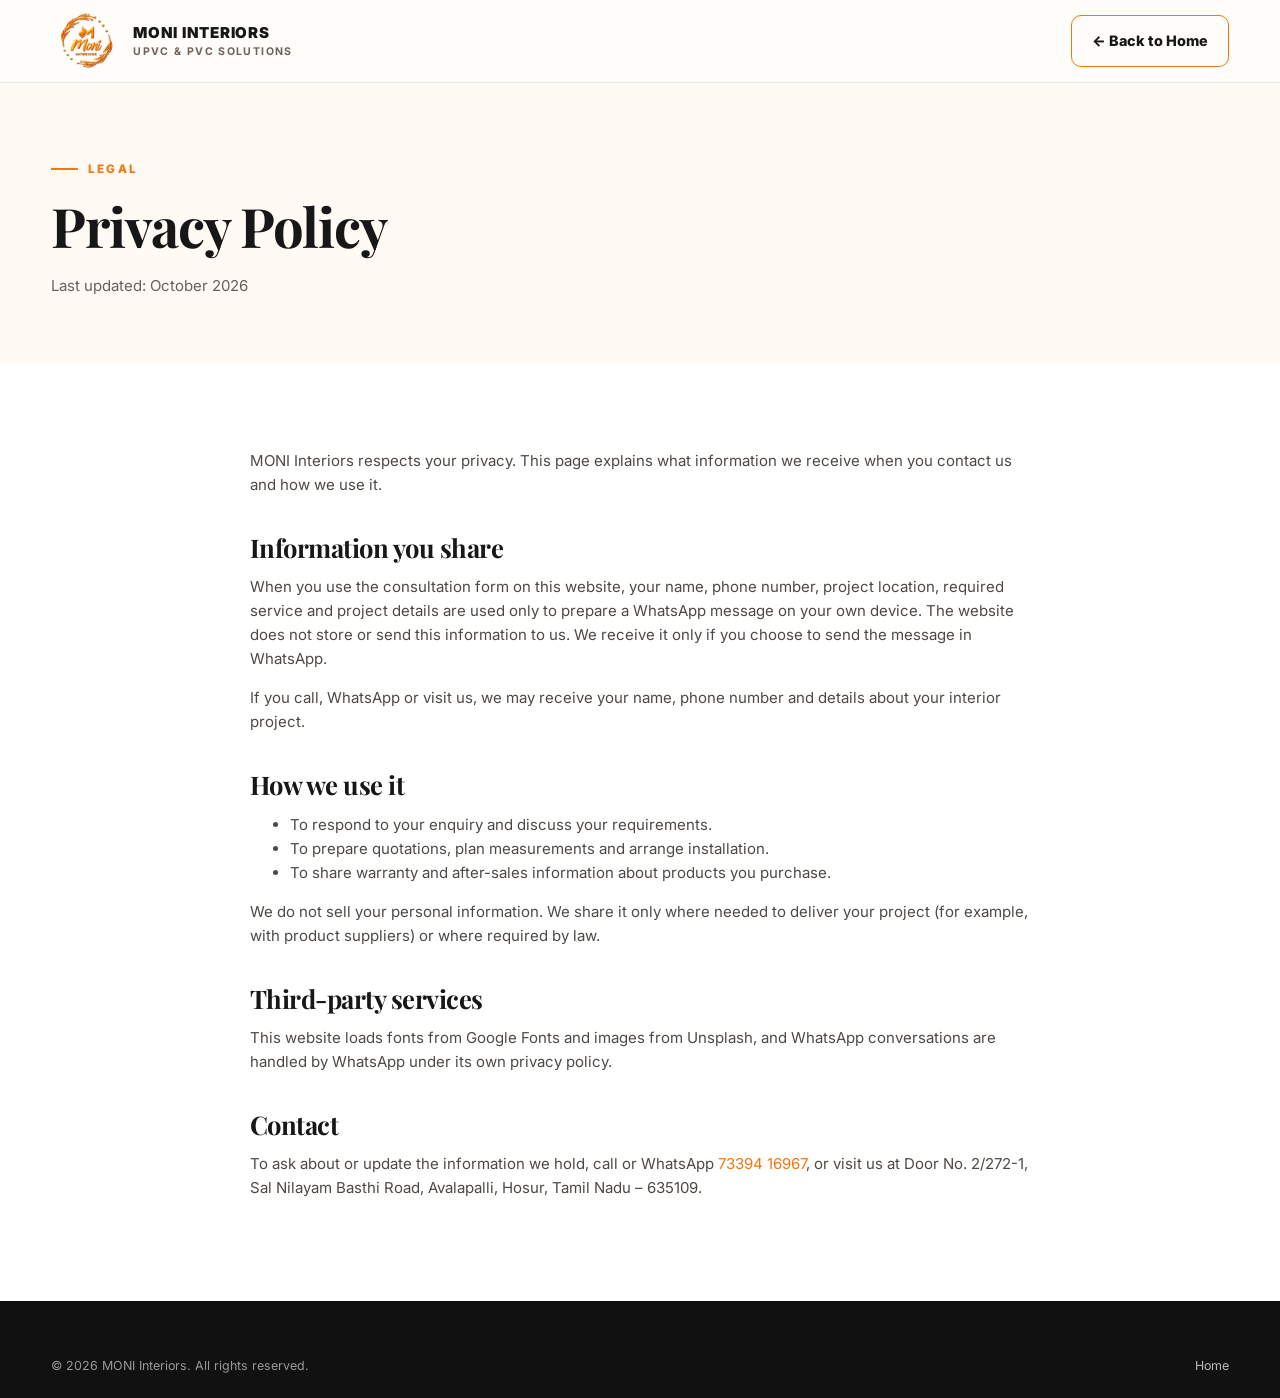
<file: privacy.html>
<!DOCTYPE html>
<html lang="en">
<head>
<meta charset="UTF-8">
<meta name="viewport" content="width=device-width, initial-scale=1.0">
<title>Privacy Policy | MONI Interiors</title>
<meta name="description" content="How MONI Interiors handles the details you share when you enquire through our website, phone or WhatsApp.">
<meta name="theme-color" content="#171717">
<link rel="canonical" href="https://moniinterior.vercel.app/privacy">
<link rel="icon" type="image/png" href="assets/img/moni-interiors-logo-180.png">
<link rel="preconnect" href="https://fonts.googleapis.com">
<link rel="preconnect" href="https://fonts.gstatic.com" crossorigin>
<link href="https://fonts.googleapis.com/css2?family=Inter:wght@400;600;700;800;900&family=Playfair+Display:wght@600;700&display=swap" rel="stylesheet">
<link rel="stylesheet" href="assets/css/styles.css">
</head>
<body>
<header class="nav"><div class="container nav-inner">
  <a class="brand" href="index.html" aria-label="MONI Interiors home"><img src="assets/img/moni-interiors-logo-180.png" width="72" height="72" alt="MONI Interiors logo"><span class="brand-text">MONI INTERIORS<small>UPVC &amp; PVC SOLUTIONS</small></span></a>
  <a class="btn btn-outline" href="index.html">← Back to Home</a>
</div></header>
<main>
  <section class="page-hero"><div class="container"><span class="eyebrow">Legal</span><h1 style="font-size:clamp(2.2rem,5vw,3.4rem)">Privacy Policy</h1><p class="muted">Last updated: October 2026</p></div></section>
  <section class="section"><div class="container prose">
    <p>MONI Interiors respects your privacy. This page explains what information we receive when you contact us and how we use it.</p>
    <h2>Information you share</h2>
    <p>When you use the consultation form on this website, your name, phone number, project location, required service and project details are used only to prepare a WhatsApp message on your own device. The website does not store or send this information to us. We receive it only if you choose to send the message in WhatsApp.</p>
    <p>If you call, WhatsApp or visit us, we may receive your name, phone number and details about your interior project.</p>
    <h2>How we use it</h2>
    <ul>
      <li>To respond to your enquiry and discuss your requirements.</li>
      <li>To prepare quotations, plan measurements and arrange installation.</li>
      <li>To share warranty and after-sales information about products you purchase.</li>
    </ul>
    <p>We do not sell your personal information. We share it only where needed to deliver your project (for example, with product suppliers) or where required by law.</p>
    <h2>Third-party services</h2>
    <p>This website loads fonts from Google Fonts and images from Unsplash, and WhatsApp conversations are handled by WhatsApp under its own privacy policy.</p>
    <h2>Contact</h2>
    <p>To ask about or update the information we hold, call or WhatsApp <a class="orange" href="tel:+917339416967">73394 16967</a>, or visit us at Door No. 2/272-1, Sal Nilayam Basthi Road, Avalapalli, Hosur, Tamil Nadu – 635109.</p>
  </div></section>
</main>
<footer class="footer"><div class="container"><div class="footer-bottom" style="margin-top:0;border-top:0;padding-top:0"><span>© <span id="year">2026</span> MONI Interiors. All rights reserved.</span><span><a href="index.html">Home</a></span></div></div></footer>
<script src="assets/js/main.js"></script>
</body>
</html>
</file>
<file: assets/css/styles.css>
/* MONI Interiors — site styles (built from the approved single-page design) */
:root{--orange:#f47712;--orange2:#ff9d19;--gold:#ffc94a;--ink:#171717;--muted:#66615d;--cream:#fffaf3;--white:#fff;--line:#eee4d7;--radius:18px;--shadow:0 14px 40px #2a170f12;--serif:"Playfair Display",Georgia,"Times New Roman",serif;--sans:Inter,ui-sans-serif,system-ui,-apple-system,BlinkMacSystemFont,"Segoe UI",sans-serif}
*{box-sizing:border-box}
html{scroll-behavior:smooth;scroll-padding-top:90px}
body{margin:0;font-family:var(--sans);color:var(--ink);background:#fff;font-size:15px;line-height:1.6;-webkit-font-smoothing:antialiased}
a{color:inherit;text-decoration:none}
img{max-width:100%;display:block}
button,input,select,textarea{font:inherit}
:focus-visible{outline:3px solid var(--orange);outline-offset:3px;border-radius:6px}
.skip-link{position:absolute;left:12px;top:-60px;z-index:100;background:var(--ink);color:#fff;padding:10px 16px;border-radius:8px;font-weight:700}
.skip-link:focus{top:12px}
.container{width:min(1200px,92%);margin:auto}
.icon{width:1.1em;height:1.1em;flex:none;fill:none;stroke:currentColor;stroke-width:2;stroke-linecap:round;stroke-linejoin:round}
.icon-fill{fill:currentColor;stroke:none}

/* Type */
.eyebrow{display:inline-flex;align-items:center;gap:10px;text-transform:uppercase;letter-spacing:.18em;font-size:.73rem;font-weight:800;color:var(--orange)}
.eyebrow:before{content:"";height:2px;width:27px;background:var(--orange)}
h1,h2,h3,p{margin-top:0}
h1,h2,.serif{font-family:var(--serif);letter-spacing:-.02em;font-weight:700}
h1{font-size:clamp(2.6rem,5.2vw,5rem);line-height:1.02;margin:20px 0}
h2{font-size:clamp(2rem,3.8vw,3.2rem);line-height:1.1;margin:13px 0 14px}
h3{line-height:1.25}
.orange{color:var(--orange)}
.muted{color:var(--muted)}
.section{padding:86px 0}
.section-head{max-width:720px;margin:0 auto 38px;text-align:center}
.section-head .eyebrow:before{display:none}
.section-head p{color:var(--muted);margin-bottom:0}

/* Top bar + nav */
.topbar{background:#0f0f0f;color:#eee;font-size:.78rem;padding:8px 0}
.topbar .container{display:flex;justify-content:space-between;gap:15px;flex-wrap:wrap}
.topbar a{color:#ffc45b}
.nav{position:sticky;top:0;z-index:20;background:#fffdf9f2;backdrop-filter:blur(16px);-webkit-backdrop-filter:blur(16px);border-bottom:1px solid #eee7df;transition:box-shadow .25s}
.nav.scrolled{box-shadow:0 8px 30px #2a170f14}
.nav-inner{display:flex;align-items:center;justify-content:space-between;min-height:82px;gap:25px}
.brand{display:flex;align-items:center;gap:10px;min-width:190px}
.brand img{width:72px;height:72px;object-fit:contain}
.brand-text{font-size:.94rem;font-weight:900;letter-spacing:.05em;line-height:1.15}
.brand-text small{display:block;color:#6e6258;font-size:.66rem;font-weight:700;letter-spacing:.13em;margin-top:5px}
.navlinks{display:flex;align-items:center;gap:25px;font-size:.88rem;font-weight:650}
.navlinks a{position:relative;transition:color .2s}
.navlinks a:hover,.navlinks a.active{color:var(--orange)}
.navlinks a.active:after{content:"";position:absolute;left:0;right:0;bottom:-6px;height:2px;background:var(--orange);border-radius:2px}
.menu-btn{display:none;background:none;border:0;padding:6px;color:var(--ink);cursor:pointer}
.menu-btn .icon{width:28px;height:28px}

/* Buttons */
.btn{display:inline-flex;align-items:center;justify-content:center;gap:9px;padding:13px 20px;border-radius:10px;border:1px solid transparent;font-weight:800;font-size:.9rem;cursor:pointer;transition:transform .2s,box-shadow .2s,background .2s}
.btn:hover{transform:translateY(-2px);box-shadow:0 10px 25px #f4771230}
.btn-primary{background:linear-gradient(135deg,var(--orange),#ff8a00);color:#fff}
.btn-outline{border-color:var(--orange);color:var(--ink);background:transparent}
.btn-white{background:#fff;color:var(--orange)}
.text-link{font-size:.85rem;font-weight:800;color:var(--orange);display:inline-flex;align-items:center;gap:7px}
.text-link .icon,.btn .icon-arrow{transition:transform .2s}
.text-link:hover .icon,.btn:hover .icon-arrow{transform:translateX(3px)}

/* Hero */
.hero{position:relative;overflow:hidden;background:linear-gradient(100deg,#fffaf3 0%,#fffaf3 42%,#f4e4ce 100%);min-height:580px;display:flex;align-items:center}
.hero:before{content:"";position:absolute;inset:0;background:radial-gradient(circle at 5% 95%,#ffce7630,transparent 25%),linear-gradient(90deg,#fffaf3 0%,#fffaf3f2 36%,#fffaf330 61%,transparent 100%);z-index:1;pointer-events:none}
.hero-image{position:absolute;right:0;top:0;width:63%;height:100%;object-fit:cover;object-position:center}
.hero .container{position:relative;z-index:2;padding-top:70px;padding-bottom:70px}
.hero-copy{max-width:610px}
.hero h1 span{color:var(--orange)}
.hero-copy>p{font-size:1.08rem;color:#4e4944;max-width:540px}
.hero-points{display:flex;gap:10px 18px;flex-wrap:wrap;margin:25px 0 30px;font-size:.82rem;font-weight:700}
.hero-points span{display:flex;align-items:center;gap:7px}
.hero-points .icon{color:var(--orange)}
.hero-actions{display:flex;gap:12px;flex-wrap:wrap}

/* Stats */
.stats{background:#171717;color:#fff}
.stats-grid{display:grid;grid-template-columns:repeat(4,1fr);padding:22px 0}
.stat{display:flex;align-items:center;justify-content:center;gap:15px;padding:5px 20px;border-right:1px solid #ffffff2a}
.stat:last-child{border:0}
.stat .icon{width:30px;height:30px;color:var(--orange2);stroke-width:1.6}
.stat strong{display:block;color:#ffae32;font-size:1.35rem;line-height:1.2;font-variant-numeric:tabular-nums}
.stat small{display:block;color:#f3efeb;font-size:.95rem;font-weight:700;margin-top:2px}

/* Services */
.service-grid{display:grid;grid-template-columns:repeat(4,1fr);gap:18px}
.service-card{border:1px solid #eee7df;border-radius:var(--radius);overflow:hidden;background:#fff;box-shadow:var(--shadow);transition:transform .25s,box-shadow .25s}
.service-card:hover{transform:translateY(-6px);box-shadow:0 20px 45px #26170e18}
.service-card img{width:100%;height:190px;object-fit:cover}
.service-content{padding:19px}
.service-content h3{font-size:1.04rem;margin:0 0 8px}
.service-content p{font-size:.88rem;color:var(--muted);margin:0 0 15px}

/* Why */
.why{background:var(--cream)}
.why-grid{display:grid;grid-template-columns:1fr 1fr;gap:55px;align-items:center}
.why-photo{position:relative}
.why-photo img{width:100%;height:540px;object-fit:cover;border-radius:22px}
.floating-card{position:absolute;bottom:22px;right:-18px;background:#fff;padding:22px;border-radius:16px;box-shadow:var(--shadow);max-width:220px}
.floating-card strong{display:block;font-size:1.6rem;color:var(--orange)}
.floating-card p{margin:8px 0 0;font-size:.82rem}
.benefit-grid{display:grid;grid-template-columns:1fr 1fr;gap:22px;margin-top:28px}
.benefit{display:flex;gap:13px}
.benefit-icon{flex:0 0 43px;height:43px;border-radius:12px;background:#fff0db;color:var(--orange);display:grid;place-items:center}
.benefit-icon .icon{width:22px;height:22px}
.benefit h3{font-size:1rem;margin:0 0 5px}
.benefit p{font-size:.86rem;color:var(--muted);margin:0}

/* Projects */
.projects{background:#171717;color:#fff}
.projects .section-head p{color:#c8c1b8}
.projects h2 .accent{color:#ff9b24}
.project-grid{display:grid;grid-template-columns:1.2fr 1fr 1fr;gap:16px}
.project{position:relative;overflow:hidden;border-radius:16px;min-height:260px;background:#333}
.project:first-child{grid-row:span 2}
.project img{width:100%;height:100%;min-height:260px;object-fit:cover;transition:transform .5s}
.project:hover img{transform:scale(1.05)}
.project:after{content:"";position:absolute;inset:40% 0 0;background:linear-gradient(transparent,#000c)}
.project-label{position:absolute;z-index:1;bottom:20px;left:20px;right:20px}
.project-label small{color:#ffc66d;text-transform:uppercase;letter-spacing:.12em;font-weight:800}
.project-label h3{margin:5px 0 0;font-size:1.25rem}
.project-note{font-size:.78rem;color:#c6bfb6;margin-top:22px}

/* Process */
.process-grid{display:grid;grid-template-columns:repeat(4,1fr);gap:22px}
.step{padding:25px;border:1px solid var(--line);border-radius:16px;position:relative;transition:border-color .25s,box-shadow .25s}
.step:hover{border-color:#ffd9a6;box-shadow:var(--shadow)}
.step-num{font-family:var(--serif);font-size:2.5rem;color:#ffc98a;line-height:1}
.step h3{margin:17px 0 8px;font-size:1.05rem}
.step p{font-size:.88rem;color:var(--muted);margin:0}

/* Regions */
.regions{background:#fff8ef}
.region-grid{display:grid;grid-template-columns:repeat(4,1fr);gap:16px}
.region{background:#fff;border:1px solid #f0e4d6;padding:24px;border-radius:16px}
.region .icon{width:28px;height:28px;color:var(--orange)}
.region h3{margin:12px 0 6px}
.region p{font-size:.86rem;color:var(--muted);margin:0}

/* FAQ */
.faq-grid{max-width:850px;margin:auto}
.faq-item{border-bottom:1px solid var(--line);padding:20px 0}
.faq-item summary{font-weight:800;cursor:pointer;list-style:none;display:flex;justify-content:space-between;gap:15px}
.faq-item summary::-webkit-details-marker{display:none}
.faq-item summary:after{content:"+";font-size:1.3rem;line-height:1;color:var(--orange)}
.faq-item[open] summary:after{content:"\2212"}
.faq-item p{margin:12px 0 0;color:var(--muted);max-width:760px}

/* CTA */
.cta-band{background:linear-gradient(115deg,#f47712,#ff9e19);color:#fff;padding:42px 0;position:relative;overflow:hidden}
.cta-band:after{content:"";position:absolute;inset:0;background:repeating-linear-gradient(165deg,transparent 0 22px,#ffffff0c 23px 25px);pointer-events:none}
.cta-inner{display:flex;align-items:center;justify-content:space-between;gap:25px;position:relative;z-index:1}
.cta-inner h2{font-size:clamp(1.8rem,3vw,2.5rem);margin:0 0 8px}
.cta-inner p{margin:0;color:#fff3e5}
.cta-actions{display:flex;gap:12px;flex-wrap:wrap}
.btn-ghost{border-color:#ffffffa0;color:#fff;background:transparent}

/* Footer */
.footer{background:#111;color:#eee;padding:55px 0 22px}
.footer-grid{display:grid;grid-template-columns:1.4fr 1fr 1fr 1.2fr;gap:35px}
.footer .brand{margin-bottom:15px}
.footer .brand-text{color:#fff}
.footer .brand-text small{color:#a99c90}
.footer p,.footer a,.footer address{color:#bbb;font-size:.88rem;font-style:normal}
.footer a:hover{color:#ffad3c}
.footer h3{font-size:.9rem;color:#ffad3c;text-transform:uppercase;letter-spacing:.1em}
.footer-links{display:grid;gap:9px}
.footer-links a,.footer-links address{display:flex;gap:8px;align-items:flex-start}
.footer-links .icon{margin-top:.2em;color:#ffad3c}
.social{display:flex;gap:10px;margin-top:18px}
.footer .social a{width:40px;height:40px;border-radius:50%;display:grid;place-items:center;background:#ffffff12;border:1px solid #ffffff22;color:#ffad3c;transition:background .2s,color .2s,transform .2s}
.footer .social a:hover{background:var(--orange);border-color:var(--orange);color:#fff;transform:translateY(-2px)}
.social .icon{width:19px;height:19px}
.footer-bottom{border-top:1px solid #ffffff20;margin-top:35px;padding-top:18px;display:flex;justify-content:space-between;gap:15px;color:#999;font-size:.78rem}
.footer-bottom a{font-size:.78rem}

/* WhatsApp float */
.wa-float{position:fixed;z-index:30;right:22px;bottom:22px;width:58px;height:58px;border-radius:50%;background:#20c56b;color:#fff;display:grid;place-items:center;box-shadow:0 10px 28px #0003;transition:transform .2s}
.wa-float:hover{transform:scale(1.07)}
.wa-float .icon{width:30px;height:30px}

/* Modal + form */
.form-grid{display:grid;grid-template-columns:1fr 1fr;gap:14px}
.field{display:grid;gap:6px}
.field.full{grid-column:1/-1}
.field label{font-size:.84rem;font-weight:750}
.field input,.field select,.field textarea{border:1px solid #e6ddd2;border-radius:10px;padding:12px 13px;background:#fff;width:100%;outline-color:var(--orange)}
.field textarea{min-height:100px;resize:vertical}
.field input:user-invalid,.field select:user-invalid{border-color:#d93a2b}
.modal{display:none;position:fixed;inset:0;background:#0009;z-index:50;align-items:center;justify-content:center;padding:20px}
.modal.open{display:flex}
.modal-box{background:#fff;border-radius:20px;padding:30px;width:min(560px,100%);max-height:90vh;overflow:auto;position:relative;animation:pop .25s ease}
@keyframes pop{from{opacity:0;transform:translateY(12px) scale(.98)}to{opacity:1;transform:none}}
.close{position:absolute;right:18px;top:15px;border:0;background:#f4eee7;border-radius:50%;width:35px;height:35px;font-size:1.2rem;cursor:pointer;display:grid;place-items:center}
.modal-box h2{font-size:2rem}
.small-note{font-size:.75rem;color:#81776d;margin:10px 0 0}
body.no-scroll{overflow:hidden}

/* Simple pages (404, privacy) */
.page-hero{background:var(--cream);padding:70px 0 50px}
.prose{max-width:780px}
.prose h2{font-size:1.6rem;margin-top:36px}
.prose p,.prose li{color:#4e4944}
.notfound{min-height:60vh;display:grid;place-items:center;text-align:center;padding:80px 0}

/* Scroll reveal */
.js .reveal{opacity:0;transform:translateY(22px);transition:opacity .7s ease,transform .7s ease}
.js .reveal.visible{opacity:1;transform:none}
@media (prefers-reduced-motion:reduce){html{scroll-behavior:auto}.reveal{opacity:1;transform:none;transition:none}*{animation:none!important;transition:none!important}}

@media(max-width:1000px){
.navlinks{gap:14px}.navlinks a{font-size:.82rem}
.hero-image{width:66%;opacity:.62}
.hero:before{background:linear-gradient(90deg,#fffaf3 0%,#fffaf3ed 48%,#fffaf355 100%)}
.service-grid{grid-template-columns:repeat(2,1fr)}
.footer-grid{grid-template-columns:1fr 1fr}
.process-grid{grid-template-columns:repeat(2,1fr)}
.region-grid{grid-template-columns:repeat(2,1fr)}
}
@media(max-width:860px){
.menu-btn{display:block}
.navlinks{display:none;position:absolute;top:100%;left:0;right:0;background:#fffdf9;padding:12px 5% 20px;border-bottom:1px solid var(--line);flex-direction:column;align-items:stretch;gap:0;box-shadow:0 20px 30px #2a170f14}
.navlinks.open{display:flex}
.navlinks a{padding:12px 0;border-bottom:1px solid #f1e9e0;font-size:.95rem}
.navlinks a.active:after{display:none}
.nav-cta{display:none}
}
@media(max-width:720px){
.topbar .container{justify-content:center}.topbar .container span:first-child{display:none}
.nav-inner{min-height:72px}.brand img{width:60px;height:60px}.brand{min-width:0}
.hero{min-height:650px;align-items:flex-end}
.hero-image{width:100%;height:52%;opacity:1;top:0;object-position:center}
.hero:before{background:linear-gradient(0deg,#fffaf3 0%,#fffaf3 46%,#fffaf360 74%,transparent 100%)}
.hero .container{padding-top:300px;padding-bottom:42px}
.hero-copy{max-width:100%}
h1{font-size:clamp(2.4rem,11vw,4rem)}
.hero-copy>p{font-size:1rem}
.hero-points{gap:10px 15px;margin:20px 0}.hero-points span{font-size:.76rem}
.stats-grid{grid-template-columns:1fr 1fr;padding:10px 0}
.stat{justify-content:flex-start;padding:15px 10px;border-right:0;border-bottom:1px solid #ffffff20}
.stat:nth-child(odd){border-right:1px solid #ffffff20}
.stat:nth-last-child(-n+2){border-bottom:0}
.stat strong{font-size:1.12rem}.stat small{font-size:.82rem}
.section{padding:62px 0}
.service-grid{gap:12px}.service-card img{height:140px}.service-content{padding:14px}.service-content h3{font-size:.95rem}.service-content p{font-size:.8rem}
.why-grid{grid-template-columns:1fr;gap:35px}.why-photo img{height:340px}
.floating-card{right:10px;bottom:12px}
.benefit-grid{gap:18px}
.project-grid{grid-template-columns:1fr 1fr}
.project:first-child{grid-row:auto;grid-column:1/-1;min-height:300px}
.project{min-height:200px}.project img{min-height:200px}
.project-label{left:14px;bottom:14px}.project-label h3{font-size:1rem}
.process-grid{gap:12px}.step{padding:18px}
.region{padding:18px}
.cta-inner{align-items:flex-start;flex-direction:column}
.footer-grid{grid-template-columns:1fr 1fr;gap:28px}
.footer-grid>div:first-child{grid-column:1/-1}
.footer-bottom{flex-direction:column}
.wa-float{right:15px;bottom:15px}
.form-grid{grid-template-columns:1fr}.field.full{grid-column:auto}
.modal-box{padding:24px 20px}
}
@media(max-width:420px){
.service-grid{grid-template-columns:1fr}
.service-card{display:grid;grid-template-columns:38% 1fr}
.service-card img{height:100%;min-height:170px}
.benefit-grid{grid-template-columns:1fr}
.project-grid{grid-template-columns:1fr}.project:first-child{grid-column:auto}
.region-grid{grid-template-columns:1fr}
.hero-actions .btn,.cta-actions .btn{width:100%}
.footer-grid{grid-template-columns:1fr}.footer-grid>div:first-child{grid-column:auto}
}
</file>
